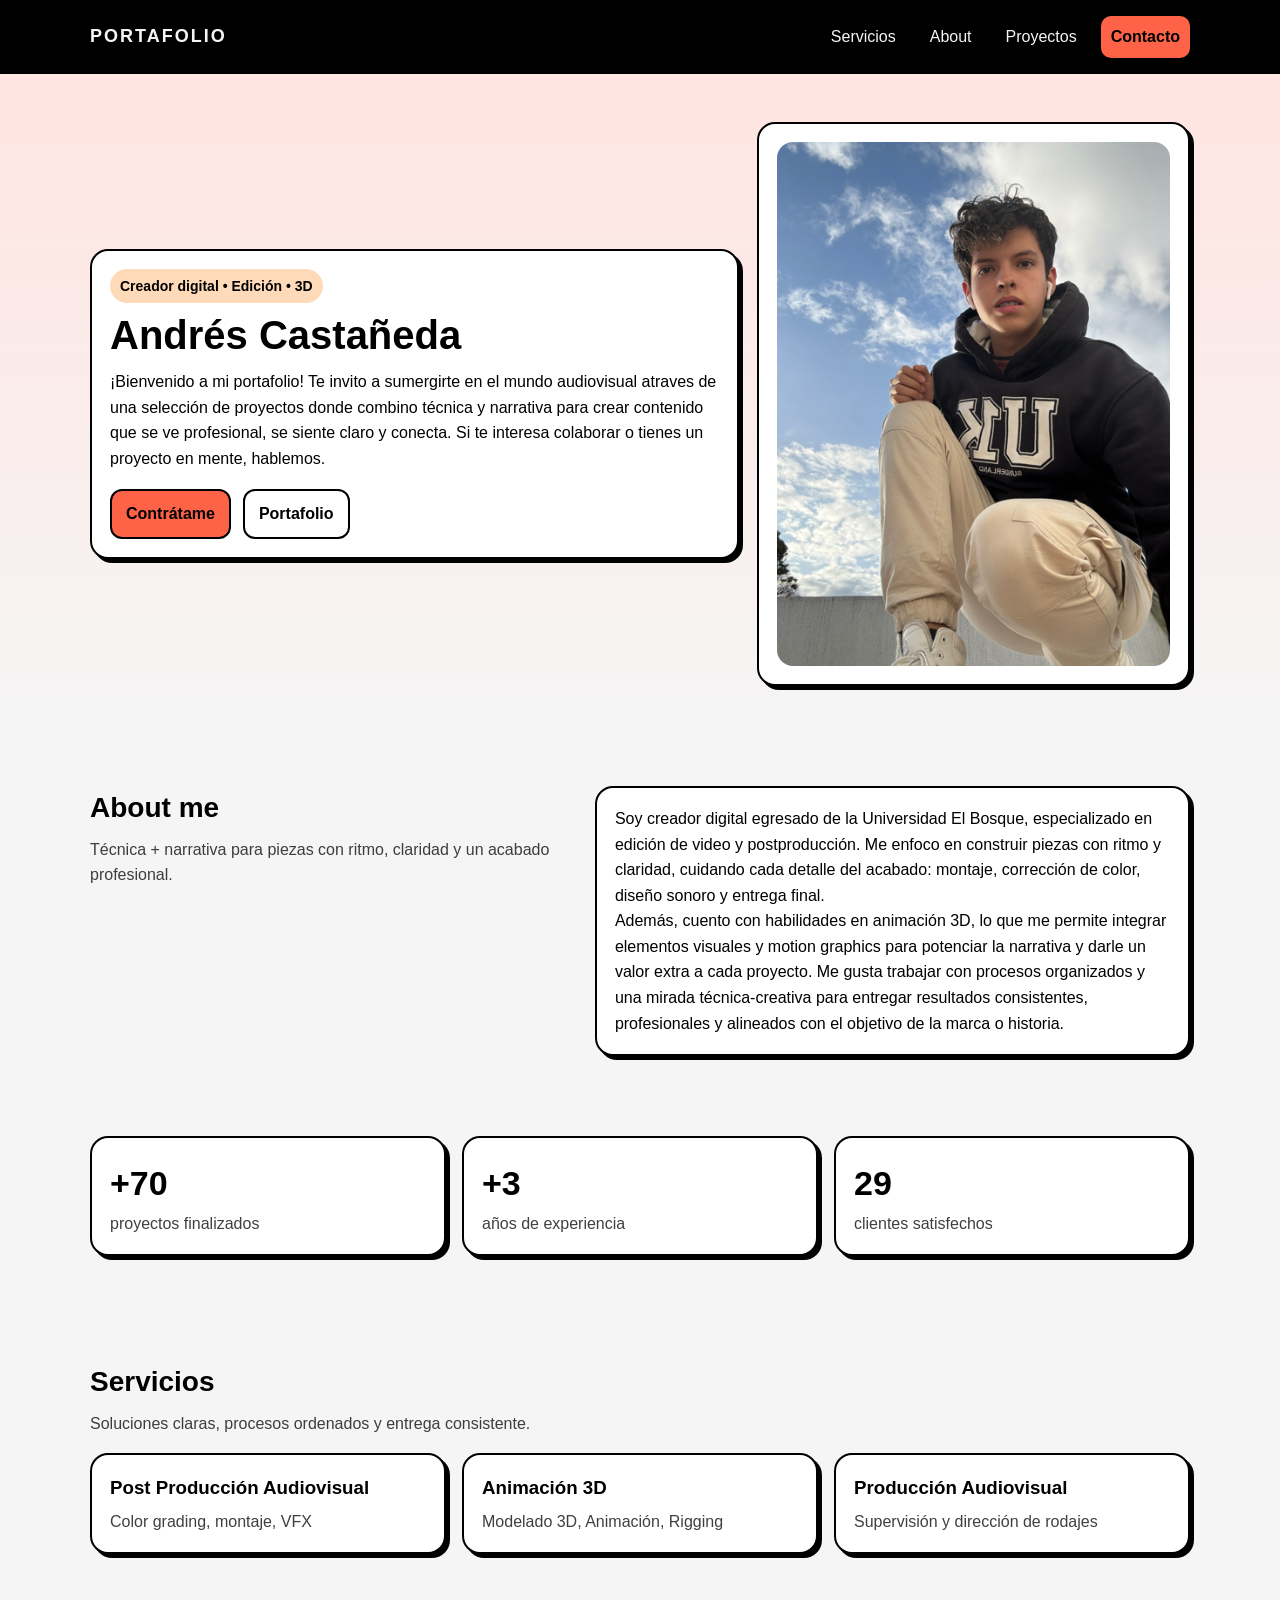
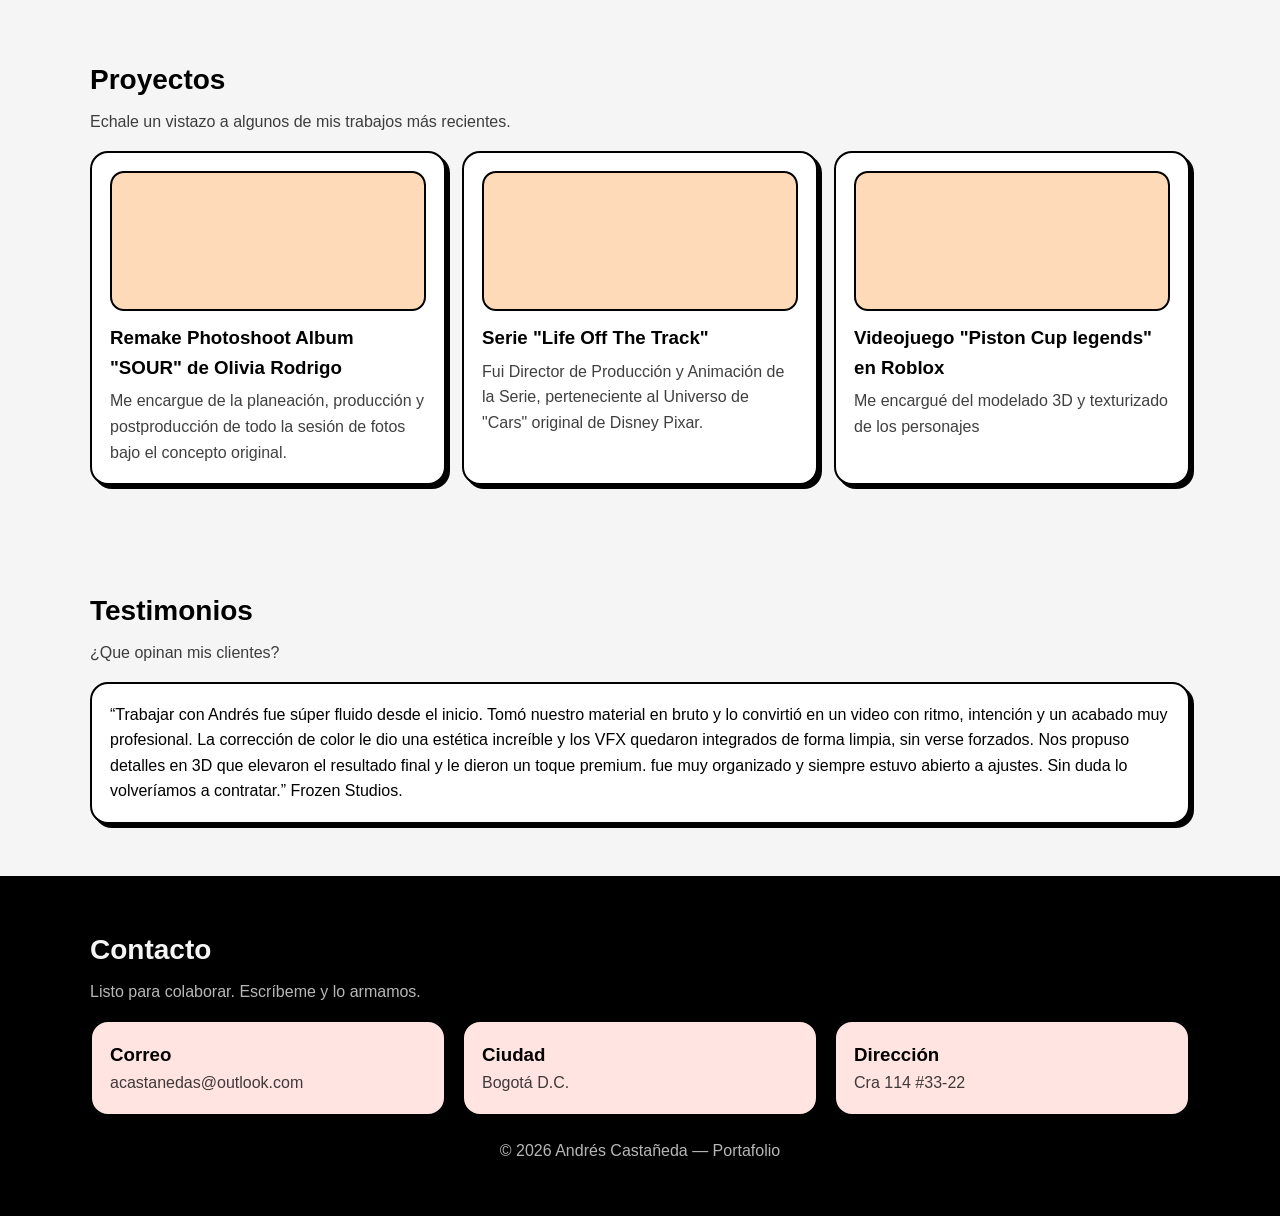
<file: index.html>
<!DOCTYPE html>
<html lang="es">
<head>
  <meta charset="UTF-8" />
  <meta http-equiv="X-UA-Compatible" content="IE=edge" />
  <meta name="viewport" content="width=device-width, initial-scale=1.0" />
  <title>Portafolio - Andrés</title>
  <link rel="stylesheet" href="./Styles/styles.css" />
</head>

<body>

  <header class="header">
    <div class="wrap header__inner">
      <h1 class="logo">PORTAFOLIO</h1>

      <nav class="menu">
        <a href="#servicios">Servicios</a>
        <a href="#about">About</a>
        <a href="#proyectos">Proyectos</a>
        <a href="#contacto" class="menu__cta">Contacto</a>
      </nav>
    </div>
  </header>

  <main>

    <section class="hero">
      <div class="wrap hero__grid">

        <div class="card hero__text">
          <p class="badge">Creador digital • Edición • 3D</p>
          <h2 class="hero__title">Andrés Castañeda</h2>

          <p class="hero__paragraph">
            ¡Bienvenido a mi portafolio! Te invito a sumergirte en el mundo audiovisual atraves de una selección de proyectos donde combino técnica y narrativa
            para crear contenido que se ve profesional, se siente claro y conecta. Si te interesa colaborar o tienes
            un proyecto en mente, hablemos.
          </p>

          <div class="buttons">
            <a class="btn btn--primary" href="#contacto">Contrátame</a>
            <a class="btn btn--ghost" href="#proyectos">Portafolio</a>
          </div>
        </div>

        <div class="card hero__image">
          <img
            src="./multimedia/Captura de pantalla 2026-04-11 182406.png"
            alt="Ilustración de una persona"
          />
        </div>

      </div>
    </section>

    <section id="about" class="section">
      <div class="wrap section__grid">

        <div class="section__title">
          <h2>About me</h2>
          <p class="muted">
            Técnica + narrativa para piezas con ritmo, claridad y un acabado profesional.
          </p>
        </div>

        <div class="card section__content">
          <p>
            Soy creador digital egresado de la Universidad El Bosque, especializado en edición de video y postproducción.
            Me enfoco en construir piezas con ritmo y claridad, cuidando cada detalle del acabado: montaje, corrección de color,
            diseño sonoro y entrega final.
          </p>

          <p>
            Además, cuento con habilidades en animación 3D, lo que me permite integrar elementos visuales y motion graphics
            para potenciar la narrativa y darle un valor extra a cada proyecto. Me gusta trabajar con procesos organizados y
            una mirada técnica-creativa para entregar resultados consistentes, profesionales y alineados con el objetivo de la marca o historia.
          </p>
        </div>

      </div>
    </section>

    <section class="section section--compact">
      <div class="wrap stats">
        <div class="stat card">
          <h3>+70</h3>
          <p class="muted">proyectos finalizados</p>
        </div>

        <div class="stat card">
          <h3>+3</h3>
          <p class="muted">años de experiencia</p>
        </div>

        <div class="stat card">
          <h3>29</h3>
          <p class="muted">clientes satisfechos</p>
        </div>
      </div>
    </section>

    <section id="servicios" class="section">
      <div class="wrap">
        <div class="section__head">
          <h2>Servicios</h2>
          <p class="muted">Soluciones claras, procesos ordenados y entrega consistente.</p>
        </div>

        <div class="grid-3">
          <article class="card service">
            <h3>Post Producción Audiovisual</h3>
            <p class="muted">Color grading, montaje, VFX</p>
          </article>

          <article class="card service">
            <h3>Animación 3D</h3>
            <p class="muted">Modelado 3D, Animación, Rigging</p>
          </article>

          <article class="card service">
            <h3>Producción Audiovisual</h3>
            <p class="muted">Supervisión y dirección de rodajes</p>
          </article>
        </div>
      </div>
    </section>

    <section id="proyectos" class="section">
      <div class="wrap">
        <div class="section__head">
          <h2>Proyectos</h2>
          <p class="muted">Echale un vistazo a algunos de mis trabajos más recientes.</p>
        </div>

        <div class="grid-3">
          <div class="card project">
            <div class="project__thumb"></div>
            <h3>Remake Photoshoot Album "SOUR" de Olivia Rodrigo</h3>
            <p class="muted">Me encargue de la planeación, producción y postproducción de todo la sesión de fotos bajo el concepto original.</p>
          </div>

          <div class="card project">
            <div class="project__thumb"></div>
            <h3>Serie "Life Off The Track"</h3>
            <p class="muted">Fui Director de Producción y Animación de la Serie, perteneciente al Universo de "Cars" original de Disney Pixar.


            </p>
          </div>

          <div class="card project">
            <div class="project__thumb"></div>
            <h3>Videojuego "Piston Cup legends" en Roblox</h3>
            <p class="muted">Me encargué del modelado 3D y texturizado de los personajes</p>
          </div>
        </div>
      </div>
    </section>

    <section class="section">
      <div class="wrap">
        <div class="section__head">
          <h2>Testimonios</h2>
          <p class="muted">¿Que opinan mis clientes?</p>
        </div>

        <div class="card testimonial">
          <p class="quote">
            “Trabajar con Andrés fue súper fluido desde el inicio. Tomó nuestro material en bruto y lo convirtió en un video con ritmo,
            intención y un acabado muy profesional. La corrección de color le dio una estética increíble y los VFX quedaron integrados de forma limpia,
            sin verse forzados. Nos propuso detalles en 3D que elevaron el resultado final y le dieron un toque premium.
            fue muy organizado y siempre estuvo abierto a ajustes. Sin duda lo volveríamos a contratar.”  Frozen Studios.
          </p>
        </div>
      </div>
    </section>

    <section id="contacto" class="section section--footer">
      <div class="wrap">
        <div class="section__head">
          <h2>Contacto</h2>
          <p class="muted">Listo para colaborar. Escríbeme y lo armamos.</p>
        </div>

        <div class="grid-3">
          <div class="card contact">
            <h3>Correo</h3>
            <p class="muted">acastanedas@outlook.com</p>
          </div>

          <div class="card contact">
            <h3>Ciudad</h3>
            <p class="muted">Bogotá D.C.</p>
          </div>

          <div class="card contact">
            <h3>Dirección</h3>
            <p class="muted">Cra 114 #33-22</p>
          </div>
        </div>

        <footer class="footer">
          <p class="muted">© 2026 Andrés Castañeda — Portafolio</p>
        </footer>
      </div>
    </section>

  </main>

</body>
</html>
</file>
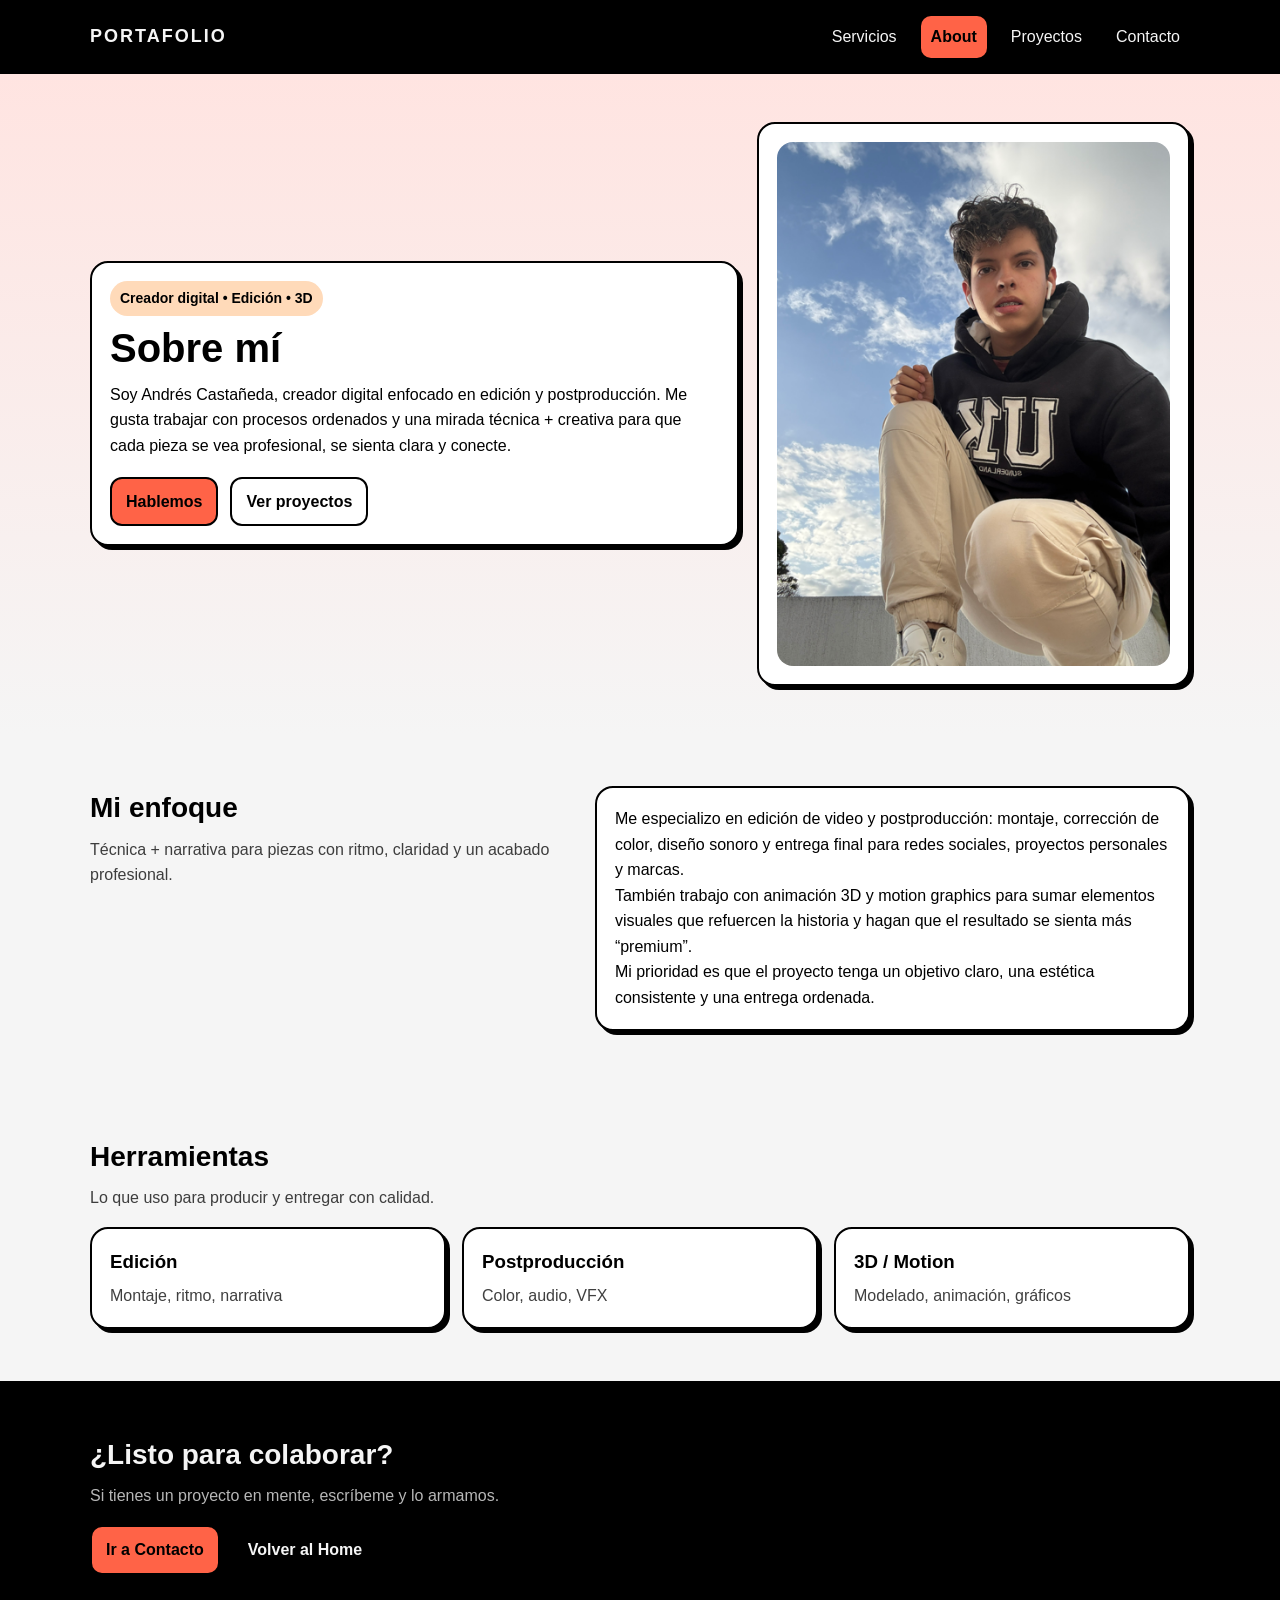
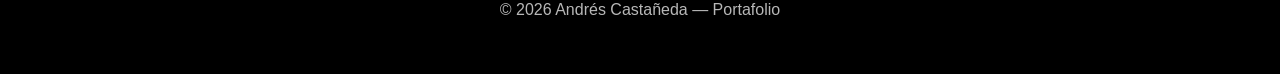
<file: about-me.html>
<!DOCTYPE html>
<html lang="es">
<head>
  <meta charset="UTF-8" />
  <meta http-equiv="X-UA-Compatible" content="IE=edge" />
  <meta name="viewport" content="width=device-width, initial-scale=1.0" />
  <title>About - Andrés</title>
  <link rel="stylesheet" href="./Styles/about_me.css" />
</head>

<body>

  <header class="header">
    <div class="wrap header__inner">
      <h1 class="logo">
        <a href="index.html">PORTAFOLIO</a>
      </h1>

      <nav class="menu">
        <a href="index.html#servicios">Servicios</a>
        <a href="about.html" class="menu__cta" aria-current="page">About</a>
        <a href="index.html#proyectos">Proyectos</a>
        <a href="index.html#contacto">Contacto</a>
      </nav>
    </div>
  </header>

  <main>

    <section class="hero">
      <div class="wrap hero__grid">

        <div class="card hero__text">
          <p class="badge">Creador digital • Edición • 3D</p>
          <h2 class="hero__title">Sobre mí</h2>

          <p class="hero__paragraph">
            Soy Andrés Castañeda, creador digital enfocado en edición y postproducción. Me gusta trabajar con procesos
            ordenados y una mirada técnica + creativa para que cada pieza se vea profesional, se sienta clara y conecte.
          </p>

          <div class="buttons">
            <a class="btn btn--primary" href="index.html#contacto">Hablemos</a>
            <a class="btn btn--ghost" href="index.html#proyectos">Ver proyectos</a>
          </div>
        </div>

        <div class="card hero__image">
          <img
            src="./multimedia/Captura de pantalla 2026-04-11 182406.png"
            alt="Ilustración de una persona"
          />
        </div>

      </div>
    </section>

    <section class="section">
      <div class="wrap section__grid">

        <div class="section__title">
          <h2>Mi enfoque</h2>
          <p class="muted">
            Técnica + narrativa para piezas con ritmo, claridad y un acabado profesional.
          </p>
        </div>

        <div class="card section__content">
          <p>
            Me especializo en edición de video y postproducción: montaje, corrección de color, diseño sonoro
            y entrega final para redes sociales, proyectos personales y marcas.
          </p>

          <p>
            También trabajo con animación 3D y motion graphics para sumar elementos visuales que refuercen la historia
            y hagan que el resultado se sienta más “premium”.
          </p>

          <p>
            Mi prioridad es que el proyecto tenga un objetivo claro, una estética consistente y una entrega ordenada.
          </p>
        </div>

      </div>
    </section>

    <!--
    <section class="section section--compact">
      <div class="wrap stats">
        <div class="stat card">
          <h3>72</h3>
          <p class="muted">proyectos finalizados</p>
        </div>

        <div class="stat card">
          <h3>3</h3>
          <p class="muted">años de experiencia</p>
        </div>

        <div class="stat card">
          <h3>29</h3>
          <p class="muted">clientes</p>
        </div>
      </div>
    </section>
    -->

    <section class="section">
      <div class="wrap">
        <div class="section__head">
          <h2>Herramientas</h2>
          <p class="muted">Lo que uso para producir y entregar con calidad.</p>
        </div>

        <div class="grid-3">
          <article class="card service">
            <h3>Edición</h3>
            <p class="muted">Montaje, ritmo, narrativa</p>
          </article>

          <article class="card service">
            <h3>Postproducción</h3>
            <p class="muted">Color, audio, VFX</p>
          </article>

          <article class="card service">
            <h3>3D / Motion</h3>
            <p class="muted">Modelado, animación, gráficos</p>
          </article>
        </div>
      </div>
    </section>

    <section class="section section--footer">
      <div class="wrap">
        <div class="section__head">
          <h2>¿Listo para colaborar?</h2>
          <p class="muted">Si tienes un proyecto en mente, escríbeme y lo armamos.</p>
        </div>

        <div class="buttons">
          <a class="btn btn--primary" href="index.html#contacto">Ir a Contacto</a>
          <a class="btn btn--ghost" href="index.html">Volver al Home</a>
        </div>

        <footer class="footer">
          <p class="muted">© 2026 Andrés Castañeda — Portafolio</p>
        </footer>
      </div>
    </section>

  </main>

</body>
</html>
</file>
<file: Styles/styles.css>
:root{
  --negro: #000000;
  --durazno: #FFDAB9;
  --tomate: #FF6347;
  --gris: #F5F5F5;
  --rosado: #FFE4E1;
  }

*{
  box-sizing: border-box;
  margin: 0;
  padding: 0;
}

body{
  font-family: Arial, helvetica, sans-serif;
  background: var(--gris);
  color: var(--negro);
  line-height: 1.6;
}
.wrap{
  width: 92%;
  max-width: 1100px;
  margin: 0 auto;
}
a{
  color: inherit;
  text-decoration: none;
}
.muted{
  opacity:0.75;
}
.header{
  background: var(--negro);
  color: var(--gris);
  position: sticky;
  top: 0;
  z-index: 10;
}
.header__inner{
  display: flex;
  align-items: center;
  justify-content: space-between;
  padding: 16px 0;
}
.logo{
  font-size: 18px;
  letter-spacing: 2px;
}
.menu{
  display: flex;
  gap: 14px;
  align-items: center;
  flex-wrap: wrap;
}
.menu a{
  padding: 8px 10px;
  border-radius: 10px;
}
.menu a:hover{
  background: rgba(255, 255, 255, 0.12);
}
.menu__cta{
  background: var(--tomate);
  color: var(--negro);
  font-weight: bold;
}
.menu__cta:hover{
  filter: brightness(0.95);
}
.hero{
  padding: 48px 0;
  background: linear-gradient(180deg, var(--rosado), var(--gris));
}
.hero__grid{
  display: grid;
  gap: 18px;
  grid-template-columns: 1fr;
}
@media (min-width: 900px){
  .hero__grid{
    grid-template-columns: 1.2fr 0.8fr;
    align-items: center;
  }
}
.hero__title{
  font-size: 40px;
  line-height: 1.1;
  margin: 10px 0 12px;
}
.hero__paragraph{
  margin-bottom: 18px;
}
.badge{
  display: inline-block;
  background: var(--durazno);
  color: var(--negro);
  padding: 6px 10px;
  border-radius: 999px;
  font-size: 14px;
  font-weight: bold;
}
.hero__image img{
  width: 100%;
  display: block;
  border-radius: 16px;
}
.card{
  background: white;
  border: 2px solid var(--negro);
  border-radius: 18px;
  padding: 18px;
  box-shadow: 4px 4px 0 var(--negro);
}
.buttons{
  display: flex;
  gap: 12px;
  flex-wrap: wrap;
}
.btn{
  display: inline-block;
  padding: 10px 14px;
  border-radius: 12px;
  border: 2px solid var(--negro);
  font-weight: bold;
}
.btn--primary{
  background: var(--tomate);
  color: var(--negro);
}
.btn--primary:hover{
  filter: brightness(0.95);
}

.btn--ghost{
  background: transparent;
}
.btn--ghost:hover{
  background: var(--durazno);
}
.section{
  padding: 52px 0;
}
.section--compact{
  padding: 28px 0 52px;
}
.section__head,
.section__title{
  margin-bottom: 16px;
}
.section h2{
  font-size: 28px;
  margin-bottom: 16px;
}
.section h2{
  font-size: 28px;
  margin-bottom: 6px;
}
.section__grid{
  display: grid;
  gap: 18px;
  grid-template-columns: 1fr;
}
@media (min-width: 900px){
  .section__grid{
    grid-template-columns: 0.9fr 1.1fr;
    align-items: start;
  }
}

.grid-3{
  display: grid;
  gap: 16px;
  grid-template-columns: 1fr;
  margin-top: 16px;
}

@media (min-width: 850px){
  .grid-3{
    grid-template-columns: repeat(3, 1fr);
  }
}

.stats{
  display: grid;
  gap: 16px;
  grid-template-columns: 1fr;
}

@media (min-width: 850px){
  .stats{
    grid-template-columns: repeat(3, 1fr);
  }
}

.stat h3{
  font-size: 34px;
}
.service h3,
.project h3{
  margin-bottom: 6px;
}

.project__thumb{
  height: 140px;
  background: var(--durazno);
  border: 2px solid var(--negro);
  border-radius: 14px;
  margin-bottom: 12px;
}
.testimonial .quote{
  font-size: 16px;
}

.section--footer{
  background: var(--negro);
  color: var(--gris);
}
.section--footer .card{
  background: var(--rosado);
  color: var(--negro);
}
.footer{
  margin-top: 22px;
  text-align: center;
}
</file>
<file: Styles/about_me.css>
:root{
  --negro: #000000;
  --durazno: #FFDAB9;
  --tomate: #FF6347;
  --gris: #F5F5F5;
  --rosado: #FFE4E1;
  }

*{
  box-sizing: border-box;
  margin: 0;
  padding: 0;
}

body{
  font-family: Arial, helvetica, sans-serif;
  background: var(--gris);
  color: var(--negro);
  line-height: 1.6;
}
.wrap{
  width: 92%;
  max-width: 1100px;
  margin: 0 auto;
}
a{
  color: inherit;
  text-decoration: none;
}
.muted{
  opacity:0.75;
}
.header{
  background: var(--negro);
  color: var(--gris);
  position: sticky;
  top: 0;
  z-index: 10;
}
.header__inner{
  display: flex;
  align-items: center;
  justify-content: space-between;
  padding: 16px 0;
}
.logo{
  font-size: 18px;
  letter-spacing: 2px;
}
.menu{
  display: flex;
  gap: 14px;
  align-items: center;
  flex-wrap: wrap;
}
.menu a{
  padding: 8px 10px;
  border-radius: 10px;
}
.menu a:hover{
  background: rgba(255, 255, 255, 0.12);
}
.menu__cta{
  background: var(--tomate);
  color: var(--negro);
  font-weight: bold;
}
.menu__cta:hover{
  filter: brightness(0.95);
}
.hero{
  padding: 48px 0;
  background: linear-gradient(180deg, var(--rosado), var(--gris));
}
.hero__grid{
  display: grid;
  gap: 18px;
  grid-template-columns: 1fr;
}
@media (min-width: 900px){
  .hero__grid{
    grid-template-columns: 1.2fr 0.8fr;
    align-items: center;
  }
}
.hero__title{
  font-size: 40px;
  line-height: 1.1;
  margin: 10px 0 12px;
}
.hero__paragraph{
  margin-bottom: 18px;
}
.badge{
  display: inline-block;
  background: var(--durazno);
  color: var(--negro);
  padding: 6px 10px;
  border-radius: 999px;
  font-size: 14px;
  font-weight: bold;
}
.hero__image img{
  width: 100%;
  display: block;
  border-radius: 16px;
}
.card{
  background: white;
  border: 2px solid var(--negro);
  border-radius: 18px;
  padding: 18px;
  box-shadow: 4px 4px 0 var(--negro);
}
.buttons{
  display: flex;
  gap: 12px;
  flex-wrap: wrap;
}
.btn{
  display: inline-block;
  padding: 10px 14px;
  border-radius: 12px;
  border: 2px solid var(--negro);
  font-weight: bold;
}
.btn--primary{
  background: var(--tomate);
  color: var(--negro);
}
.btn--primary:hover{
  filter: brightness(0.95);
}

.btn--ghost{
  background: transparent;
}
.btn--ghost:hover{
  background: var(--durazno);
}
.section{
  padding: 52px 0;
}
.section--compact{
  padding: 28px 0 52px;
}
.section__head,
.section__title{
  margin-bottom: 16px;
}
.section h2{
  font-size: 28px;
  margin-bottom: 16px;
}
.section h2{
  font-size: 28px;
  margin-bottom: 6px;
}
.section__grid{
  display: grid;
  gap: 18px;
  grid-template-columns: 1fr;
}
@media (min-width: 900px){
  .section__grid{
    grid-template-columns: 0.9fr 1.1fr;
    align-items: start;
  }
}

.grid-3{
  display: grid;
  gap: 16px;
  grid-template-columns: 1fr;
  margin-top: 16px;
}

@media (min-width: 850px){
  .grid-3{
    grid-template-columns: repeat(3, 1fr);
  }
}

.stats{
  display: grid;
  gap: 16px;
  grid-template-columns: 1fr;
}

@media (min-width: 850px){
  .stats{
    grid-template-columns: repeat(3, 1fr);
  }
}

.stat h3{
  font-size: 34px;
}
.service h3,
.project h3{
  margin-bottom: 6px;
}

.project__thumb{
  height: 140px;
  background: var(--durazno);
  border: 2px solid var(--negro);
  border-radius: 14px;
  margin-bottom: 12px;
}
.testimonial .quote{
  font-size: 16px;
}

.section--footer{
  background: var(--negro);
  color: var(--gris);
}
.section--footer .card{
  background: var(--rosado);
  color: var(--negro);
}
.footer{
  margin-top: 22px;
  text-align: center;
}
</file>
